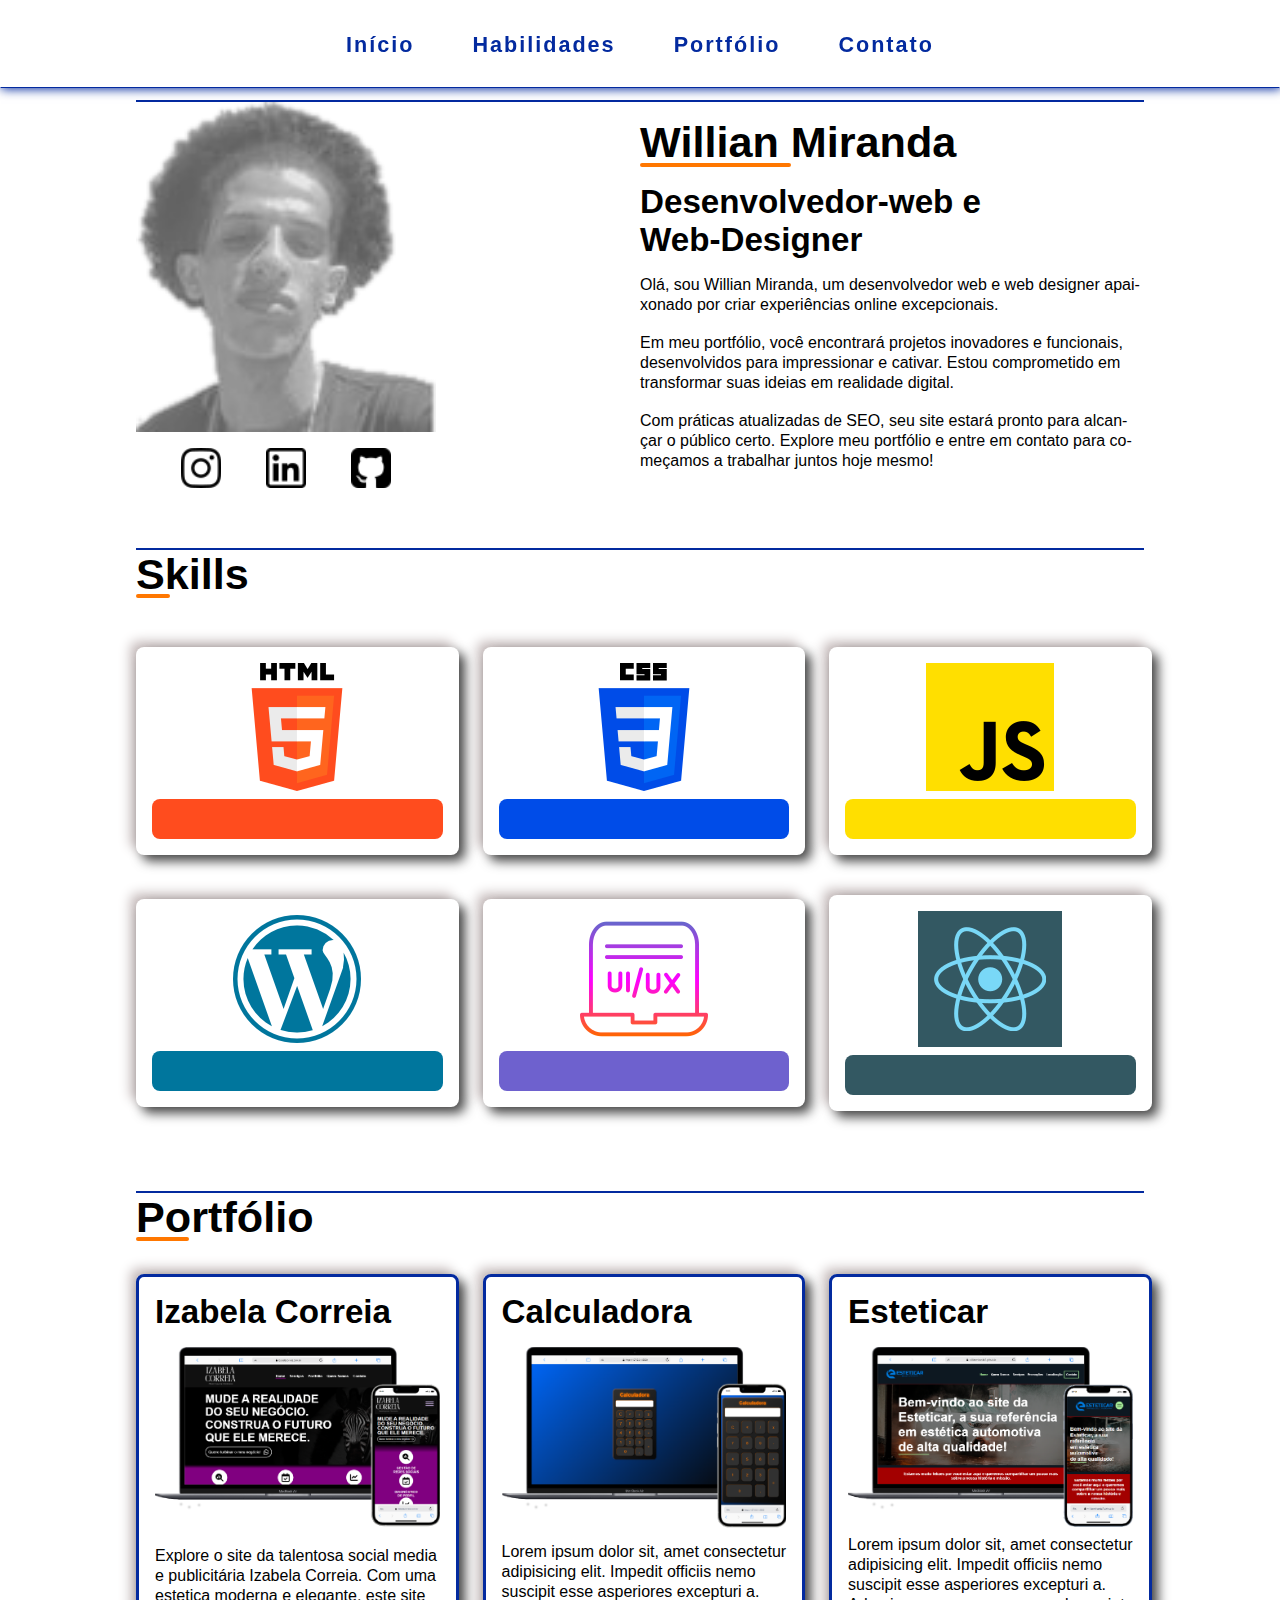
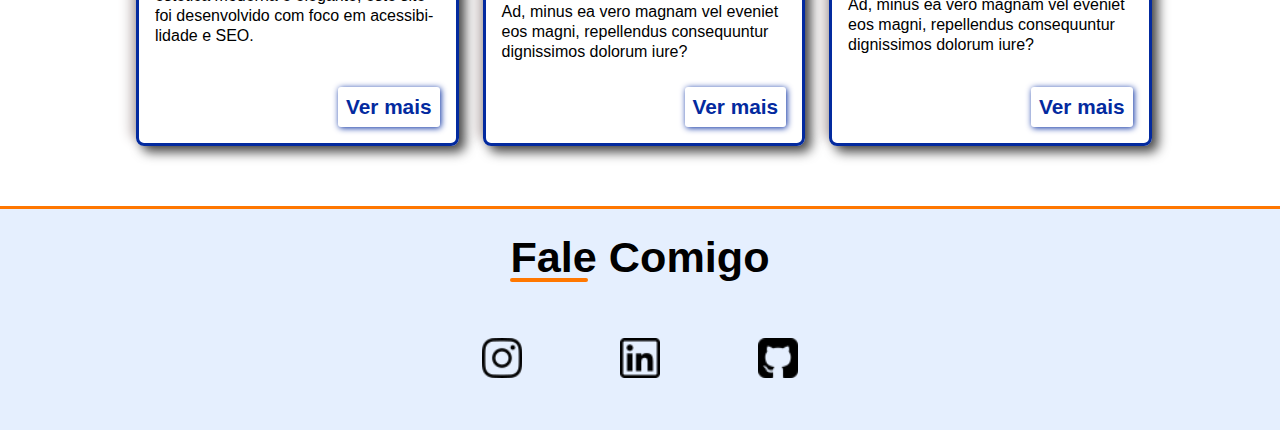
<file: index.html>
<!DOCTYPE html>
<html lang="pt-br">

<head>
    <!-- Metas -->
    <meta charset="UTF-8">
    <meta name="viewport" content="width=device-width, initial-scale=1.0">
    <meta http-equiv="Content-Security-Policy"
        content="default-src 'self'; script-src 'self' https://apis.google.com; object-src 'none'; style-src 'self' 'unsafe-inline' https://fonts.googleapis.com; img-src 'self' data:; font-src 'self' https://fonts.gstatic.com;">
    <meta name="description"
        content="Explore o portfólio de Willian Miranda, um webdesenvolvedor experiente especializado em criar websites dinâmicos e intuitivos. Descubra projetos inovadores, habilidades em front-end, e uma paixão por transformar ideias em realidade digital.">

    <!-- Google Fonts -->
    <link rel="preconnect" href="https://fonts.googleapis.com">
    <link rel="preconnect" href="https://fonts.gstatic.com" crossorigin>
    <link href="https://fonts.googleapis.com/css2?family=Orbitron:wght@400..900&display=swap" rel="stylesheet">

    <!-- Links CSS -->
    <link rel="stylesheet" href="CSS/index.css">
    <link rel="stylesheet" href="CSS/all.css">

    <title>Portfólio Willian Miranda</title>
</head>

<body>

    <header>
        <!-- Menu Hamburger -->
        <button id="menuHamburger" name="menu" title="Botão Menu">
            <span class="hamburgerLine"></span>
            <span class="hamburgerLine"></span>
            <span class="hamburgerLine"></span>
        </button>

        <nav>
            <ul id="menuUl">
                <li><a href="index.html">Início</a></li>
                <li><a href="#skills">Habilidades</a></li>
                <li><a href="#portfolio">Portfólio</a></li>
                <li><a href="#contact">Contato</a></li>
            </ul>
        </nav>
    </header>



    <div class="content">

        <!-- My presentation -->
        <section id="present">

            <div id="photoWithSocial">
                <img id="willianPhoto" src="imagens-portfolio/busto-will.png" alt="">

                <!-- Images of social media icons -->
                <div class="socialsContainer">
                    <a href="https://www.instagram.com/willmiranda_7/"><img src="imagens-portfolio/instagram.png"
                            alt="Link Instagram" class="socials"></a>
                    <a href="https://www.linkedin.com/in/willian-miranda-dev/"><img src="imagens-portfolio/linkedin.png"
                            alt="Link Linkedin" class="socials"></a>
                    <a href="https://github.com/WillianMiranda7/meu-portfolio"><img src="imagens-portfolio/github.png"
                            alt="Link GitHub" class="socials"></a>
                </div>
            </div>

            <!-- Tilte, subtitle and paragraph of Willian,s presentation  -->
            <div id="presentText">
                <h1 id="name">Willian Miranda</h1>

                <h2 id="webDev">Desenvolvedor-web e<br>Web-Designer</h2>

                <p id="myPresentationTxt"">Olá, sou Wil&shy;li&shy;an Mi&shy;ran&shy;da, um
                de&shy;sen&shy;vol&shy;ve&shy;dor web e web de&shy;sig&shy;ner apa&shy;i&shy;xo&shy;na&shy;do por
                cri&shy;ar ex&shy;pe&shy;ri&shy;ên&shy;ci&shy;as on&shy;line
                ex&shy;ce&shy;p&shy;ci&shy;o&shy;na&shy;is.</p>
                <br>
                <p>Em meu por&shy;t&shy;fó&shy;lio, você
                en&shy;con&shy;tra&shy;rá pro&shy;je&shy;tos i&shy;no&shy;va&shy;d&shy;o&shy;res e
                fun&shy;cio&shy;na&shy;is, de&shy;sen&shy;vol&shy;vi&shy;dos pa&shy;ra im&shy;pres&shy;sio&shy;nar e
                ca&shy;ti&shy;var. Es&shy;tou com&shy;pro&shy;me&shy;ti&shy;do em trans&shy;for&shy;mar su&shy;as
                i&shy;de&shy;i&shy;as em re&shy;a&shy;li&shy;da&shy;de di&shy;gi&shy;tal.</p>
                <br>
                <p>Com prá&shy;ti&shy;cas
                atu&shy;a&shy;li&shy;za&shy;das de SEO, seu si&shy;te es&shy;ta&shy;rá pron&shy;to pa&shy;ra
                al&shy;can&shy;çar o pú&shy;bli&shy;co cer&shy;to. Ex&shy;plor&shy;e meu por&shy;t&shy;fó&shy;lio e
                en&shy;tre em con&shy;ta&shy;to pa&shy;ra co&shy;me&shy;ça&shy;mos a tra&shy;ba&shy;lhar jun&shy;tos
                ho&shy;je mes&shy;mo!</p>
            </div>
        </section>



        <!-- Container skills -->
        <section id="skills">

                <h1>Skills</h1>
                <div id="containerOfExplainSkills">

                    <!-- HTML5 skill -->
                    <div class="photoWithTxtSkills">
                        <img id="photoHtml" class="photoSkills" src="imagens-portfolio/html-5.png" alt="HTML5">
                        <p id="skillHtml" class="skill"> HTML é uma linguagem de marcação usada para criar e estruturar
                            páginas da web. Ele utiliza tags para definir elementos como títulos, parágrafos, imagens e
                            links, sendo interpretado por navegadores para exibir o conteúdo aos usuários.</p>
                    </div>

                    <!-- CSS skill -->
                    <div class="photoWithTxtSkills">
                        <img id="photoCss" class="photoSkills" src="imagens-portfolio/css-3.png" alt="CSS3">
                        <p id="skillCss" class="skill">CSS, ou Cascading Style Sheets, é uma linguagem usada para
                            definir a
                            aparência e o layout de páginas web. Ele permite estilizar elementos HTML, controlando
                            aspectos
                            como cores, fontes, espaçamentos, alinhamentos e outros atributos visuais.</p>
                    </div>

                    <!-- JS skill -->
                    <div class="photoWithTxtSkills">
                        <img id="photoJs" class="photoSkills" src="imagens-portfolio/js.png" alt="JavaScript">
                        <p id="skillJs" class="skill">JavaScript (JS) é uma linguagem de programação usada para
                            adicionar
                            interatividade e dinamismo às páginas da web. Permite criar animações, manipular elementos
                            da
                            página, fazer chamadas assíncronas e interagir com o DOM. JS é executado no navegador do
                            usuário, tornando as páginas mais responsivas e funcionais.</p>
                    </div>

                    <!-- WP skill -->
                    <div class="photoWithTxtSkills">
                        <img id="photoWp" class="photoSkills" src="imagens-portfolio/wordpress.png" alt="WordPress">
                        <p id="skillWp" class="skill">WordPress (WP) é uma plataforma de gerenciamento de conteúdo (CMS)
                            usada para criar e gerenciar sites e blogs. É flexível e personalizável com temas e plugins,
                            permitindo que os usuários criem diversos tipos de sites.</p>
                    </div>

                    <!-- UI/UX skill -->
                    <div class="photoWithTxtSkills">
                        <img id="photoUiUx" class="photoSkills" src="imagens-portfolio/ui-ux.png" alt="UI e UX Design">
                        <p id="skillUiUx" class="skill">UI (User Interface) design trata da aparência visual da
                            interface do
                            usuário, enquanto UX (User Experience) design foca na experiência geral do usuário ao
                            interagir
                            com o produto. Ambas são cruciais para criar produtos digitais eficazes e satisfatórios.</p>
                    </div>

                    <!-- React skill -->
                    <div class="photoWithTxtSkills" class="">
                        <img id="photoReact" class="photoSkills" src="imagens-portfolio/react.png" alt="React JS">
                        <p id="skillReact" class="skill">React.js é uma ferramenta do Facebook para criar sites
                            interativos.
                            Ela divide a interface em peças reutilizáveis e atualiza só o necessário, deixando o site
                            rápido
                            e eficiente.</p>
                    </div>

                </div>

        </section>

        <!-- Portfolio conatiner -->
        <section id="portfolio">

            <h1>Portfólio</h1>

            <div id="cardsContainer">

                <!-- First card  - Izabela Correia-->
                <div href class="card">
                    <a class="portfolioLink" href="projeto-ic.html" title="Projeto Izabela Correia" target="_self">
                        <h2 class="projectTitle">Izabela Correia</h2>
                        <img src="imagens-portfolio/izabela-correia-preview.png"
                            alt="Preview do projeto Izabela Correia" class="projectPreview">
                        <p class="portfolioParagraph">Explore o si&shy;te da ta&shy;len&shy;to&shy;sa so&shy;ci&shy;al
                            me&shy;di&shy;a e pu&shy;bli&shy;ci&shy;tá&shy;ria Izabela Correia. Com u&shy;ma
                            es&shy;te&shy;ti&shy;ca mo&shy;der&shy;na e e&shy;le&shy;gan&shy;te, es&shy;te si&shy;te
                            fo&shy;i de&shy;sen&shy;vol&shy;vi&shy;do com fo&shy;co em
                            a&shy;ces&shy;si&shy;bi&shy;li&shy;da&shy;de e SEO.
                        </p>
                        <a href="projeto-ic.html" class="seeMoreCard" title="Botão Ver Mais Projeto Izabela Correia"
                            target="_self">Ver mais</a>
                    </a>
                </div>

                <!-- Second card - Calculadora -->
                <div class="card">
                    <h2 class="projectTitle">Calculadora</h2>
                    <img src="imagens-portfolio/calculadora-preview.png" alt="Preview do projeto Calculadora"
                        class="projectPreview">
                    <p class="portfolioParagraph">Lorem ipsum dolor sit, amet consectetur adipisicing elit. Impedit
                        officiis
                        nemo suscipit esse asperiores excepturi a. Ad, minus ea vero magnam vel eveniet eos magni,
                        repellendus consequuntur dignissimos dolorum iure?</p>
                    <a href="#" class="seeMoreCard" target="_blank">Ver mais</a>
                </div>

                <!-- Third card - WeWill -->
                <!-- <div class="card">
                    <h2 class="projectTitle">WeWill</h2>
                    <img src="imagens-portfolio/esteticar-preview.png" alt="Preview do projeto WeWill"
                        class="projectPreview">
                    <p class="portfolioParagraph">Lorem ipsum dolor sit, amet consectetur adipisicing elit. Impedit
                        officiis
                        nemo suscipit esse asperiores excepturi a. Ad, minus ea vero magnam vel eveniet eos magni,
                        repellendus consequuntur dignissimos dolorum iure?</p>
                    <a href="#" class="seeMoreCard" target="_blank">Ver mais</a>
                </div> -->

                <!-- Fourth card - Esteticar -->
                <div class="card">
                    <h2 class="projectTitle">Esteticar</h2>
                    <img src="imagens-portfolio/esteticar-preview.png" alt="Preview do projeto Esteticar"
                        class="projectPreview">
                    <p class="portfolioParagraph">Lorem ipsum dolor sit, amet consectetur adipisicing elit. Impedit
                        officiis nemo suscipit esse asperiores excepturi a. Ad, minus ea vero magnam vel eveniet eos
                        magni,
                        repellendus consequuntur dignissimos dolorum iure?</p>
                    <a href="https://willianmiranda7.github.io/Projeto-Esteticar/PROJETO-ESTETICAR-WILLIAN-MIRANDA/"
                        class="seeMoreCard" target="_blank">Ver mais</a>
                </div>

            </div>
        </section>

    </div>


    <footer id="contact">
        <h1>Fale Comigo</h1>

        <div id="socialMediasContact">
            <a href="https://www.instagram.com/willmiranda_7/"><img src="imagens-portfolio/instagram.png"
                    alt="Link Instagram" class="socials"></a>
            <a href="https://www.linkedin.com/in/willian-miranda-dev/"><img src="imagens-portfolio/linkedin.png"
                    alt="Link Linkedin" class="socials"></a>
            <a href="https://github.com/WillianMiranda7/meu-portfolio"><img src="imagens-portfolio/github.png"
                    alt="Link GitHub" class="socials"></a>
        </div>

    </footer>






    <script src="JavaScript/script.js"></script>
</body>

</html>
</file>
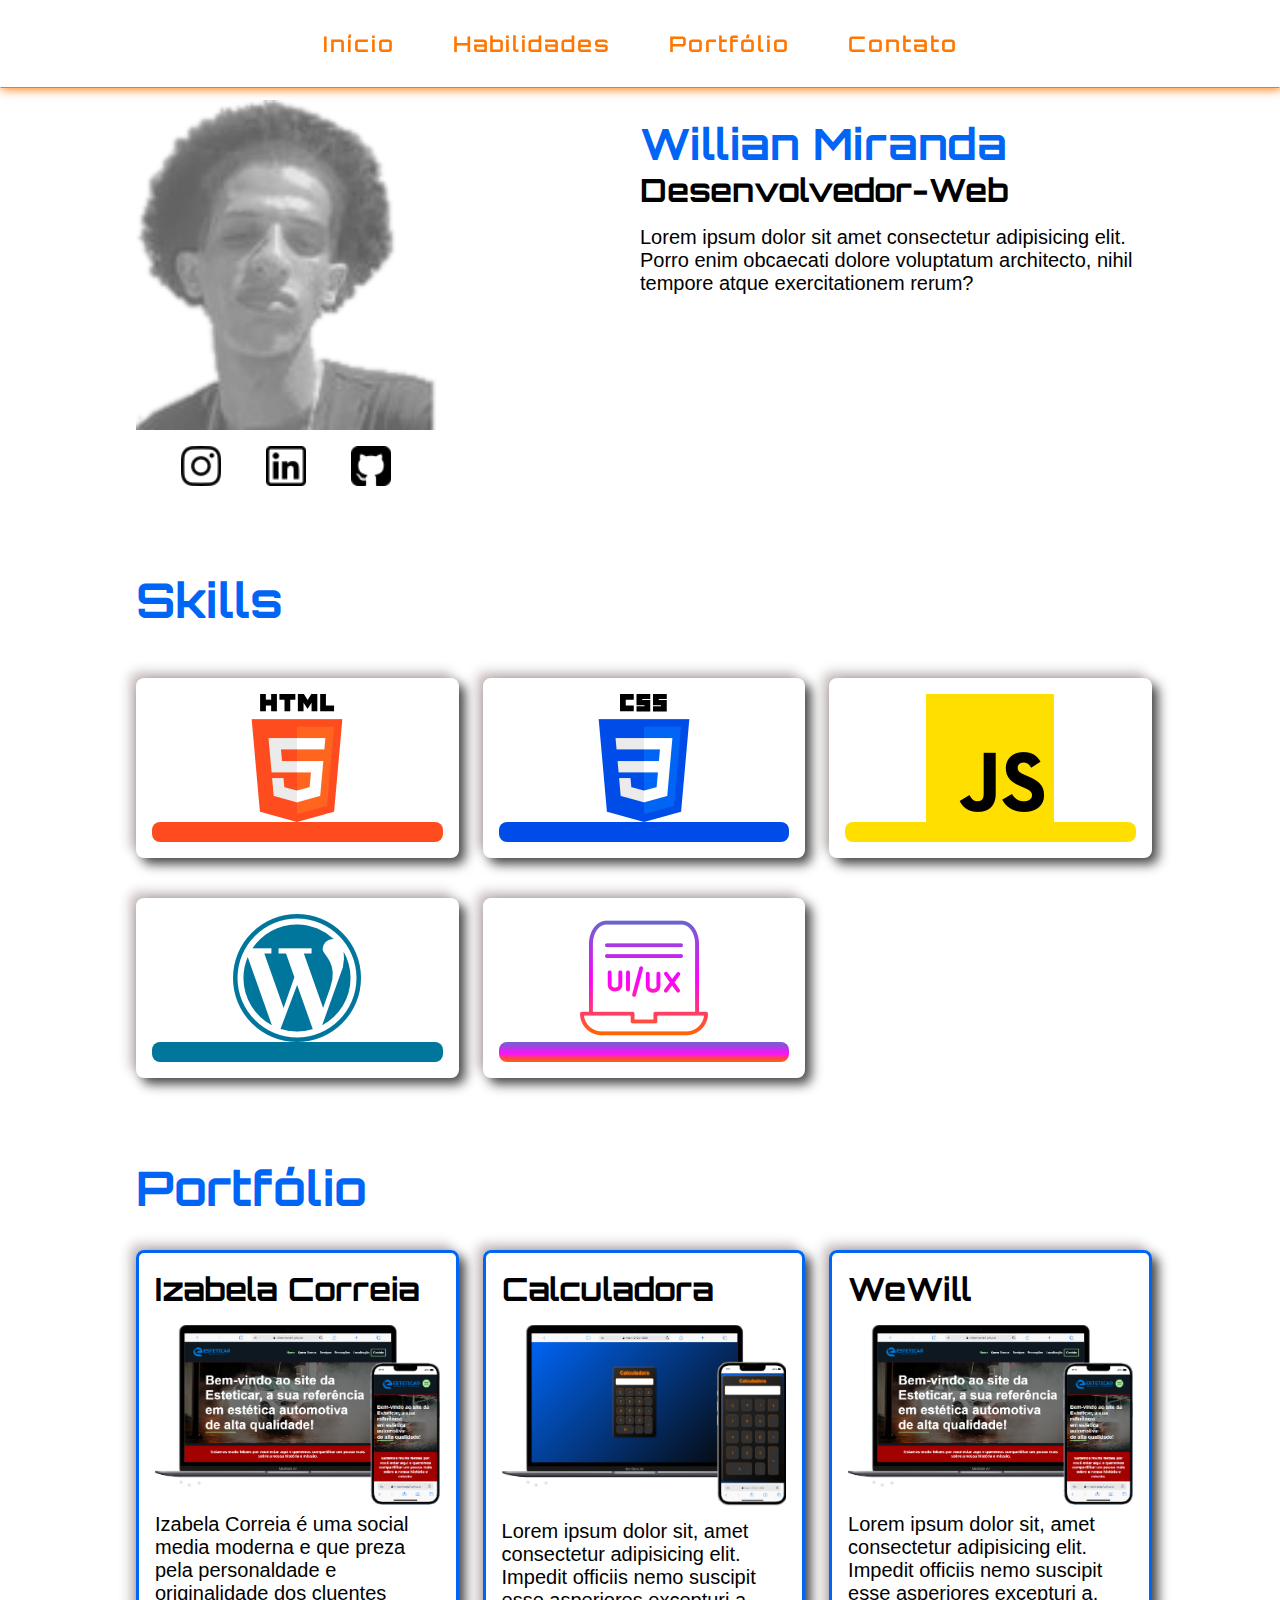
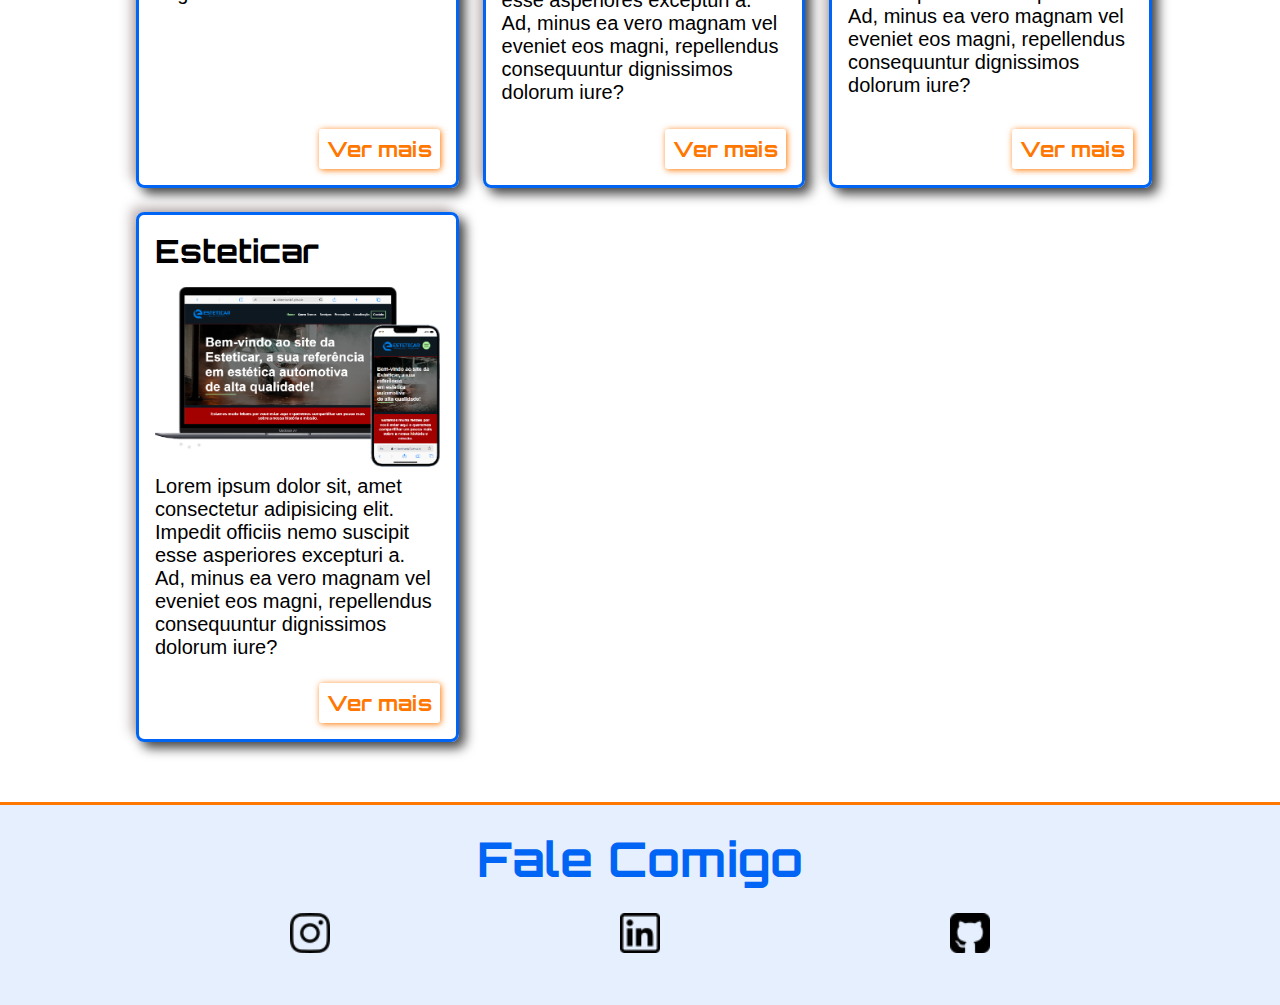
<file: meu-portfólio/index.html>
<!DOCTYPE html>
<html lang="pt-br">

<head>
    <meta charset="UTF-8">
    <meta name="viewport" content="width=device-width, initial-scale=1.0">
    <link rel="stylesheet" href="CSS/index.css">
    <link rel="stylesheet" href="CSS/all.css">
    <link rel="preconnect" href="https://fonts.googleapis.com">
    <link
        href="https://fonts.googleapis.com/css2?family=Orbitron:wght@400..900&family=Sedgwick+Ave+Display&display=swap"
        rel="stylesheet">
    <title>Portfólio Willian Miranda</title>
</head>

<body>

    <header>
        <!-- Menu Hamburger -->
        <button id="menuHamburger">
            <span class="hamburgerLine"></span>
            <span class="hamburgerLine"></span>
            <span class="hamburgerLine"></span>
        </button>


        <!-- Close menu button -->

        <!-- <img id="closeButton" src="imagens-portfolio/fechar.png" alt=""> -->

        <nav>
            <ul id="menuUl">
                <li><a href="#present">Início</a></li>
                <li><a href="#skills">Habilidades</a></li>
                <li><a href="#portfolio">Portfólio</a></li>
                <li><a href="#contact">Contato</a></li>
            </ul>
        </nav>
    </header>



    <div class="content">

        <!-- My presentation -->
        <section id="present">

            <div id="photoWithSocial">
                <img id="willianPhoto" src="imagens-portfolio/busto-will.png" alt="">

                <!-- Images of social media icons -->
                <div class="socialsContainer">
                    <a href="https://www.instagram.com/willmiranda_7/"><img src="imagens-portfolio/instagram.png" alt=""
                            class="socials"></a>
                    <a href="https://www.linkedin.com/in/willian-miranda-dev/"><img src="imagens-portfolio/linkedin.png"
                            alt="" class="socials"></a>
                    <a href="https://github.com/WillianMiranda7/meu-portfolio"><img src="imagens-portfolio/github.png"
                            alt="" class="socials"></a>
                </div>
            </div>

            <!-- Tilte, subtitle and paragraph of Willian,s presentation  -->
            <div id="presentText">
                <h1 id="name">Willian Miranda</h1>
                <h2 id="webDev">Desenvolvedor-Web</h2>
                <p id="myPresentationTxt">Lorem ipsum dolor sit amet consectetur adipisicing elit. Porro enim obcaecati dolore voluptatum architecto, nihil tempore atque exercitationem rerum?</p>
            </div>
        </section>



        <!-- Container skills -->
        <section id="skills">

            <h1>Skills</h1>
            <div id="containerOfExplainSkills">

                <!-- HTML5 skill -->
                <div class="photoWithTxtSkills">
                    <img id="photoHtml" class="photoSkills" src="imagens-portfolio/html-5.png" alt="">
                    <p id="skillHtml" class="skill"> HTML é uma linguagem de marcação usada para criar e estruturar páginas da web. Ele utiliza tags para definir elementos como títulos, parágrafos, imagens e links, sendo interpretado por navegadores para exibir o conteúdo aos usuários.</p>
                </div>

                <!-- CSS skill -->
                <div class="photoWithTxtSkills">
                    <img id="photoCss" class="photoSkills" src="imagens-portfolio/css-3.png" alt="">
                    <p id="skillCss" class="skill">CSS, ou Cascading Style Sheets, é uma linguagem usada para definir a aparência e o layout de páginas web. Ele permite estilizar elementos HTML, controlando aspectos como cores, fontes, espaçamentos, alinhamentos e outros atributos visuais.</p>
                </div>

                <!-- JS skill -->
                <div class="photoWithTxtSkills">
                    <img id="photoJs" class="photoSkills" src="imagens-portfolio/js.png" alt="">
                    <p id="skillJs" class="skill">JavaScript (JS) é uma linguagem de programação usada para adicionar interatividade e dinamismo às páginas da web. Permite criar animações, manipular elementos da página, fazer chamadas assíncronas e interagir com o DOM. JS é executado no navegador do usuário, tornando as páginas mais responsivas e funcionais.</p>
                </div>

                <!-- WP skill -->
                <div class="photoWithTxtSkills">
                    <img id="photoWp" class="photoSkills" src="imagens-portfolio/wordpress.png" alt="">
                    <p id="skillWp" class="skill">WordPress (WP) é uma plataforma de gerenciamento de conteúdo (CMS) usada para criar e gerenciar sites e blogs. É flexível e personalizável com temas e plugins, permitindo que os usuários criem diversos tipos de sites.</p>
                </div>

                <!-- UI/UX skill -->
                <div class="photoWithTxtSkills">
                    <img id="photoUiUx" class="photoSkills" src="imagens-portfolio/ui-ux.png" alt="">
                    <p id="skillUiUx" class="skill">UI (User Interface) design trata da aparência visual da interface do usuário, enquanto UX (User Experience) design foca na experiência geral do usuário ao interagir com o produto. Ambas são cruciais para criar produtos digitais eficazes e satisfatórios.</p>
                </div>
            </div>
        </section>

        <!-- Portfolio conatiner -->
        <section id="portfolio">

            <h1>Portfólio</h1>

            <div id="cardsContainer">

                <!-- First card  - Izabela Correia-->
                <div class="card">
                    <h2 class="projectTitle">Izabela Correia</h2>
                    <img src="imagens-portfolio/esteticar-preview.png" alt="" class="projectPreview">
                    <p class="portfolioParagraph">Izabela Correia é uma social media moderna e que preza pela personaldade e originalidade dos cluentes</p>
                    <a href="#" class="seeMoreCard">Ver mais</a>
                </div>

                <!-- Second card - Calculadora -->
                <div class="card">
                    <h2 class="projectTitle">Calculadora</h2>
                    <img src="imagens-portfolio/calculadora-preview.png" alt="" class="projectPreview">
                    <p class="portfolioParagraph">Lorem ipsum dolor sit, amet consectetur adipisicing elit. Impedit officiis nemo suscipit esse asperiores excepturi a. Ad, minus ea vero magnam vel eveniet eos magni, repellendus consequuntur dignissimos dolorum iure?</p>
                    <a href="#" class="seeMoreCard">Ver mais</a>
                </div>

                <!-- Third card - WeWill -->
                <div class="card">
                    <h2 class="projectTitle">WeWill</h2>
                    <img src="imagens-portfolio/esteticar-preview.png" alt="" class="projectPreview">
                    <p class="portfolioParagraph">Lorem ipsum dolor sit, amet consectetur adipisicing elit. Impedit officiis nemo suscipit esse asperiores excepturi a. Ad, minus ea vero magnam vel eveniet eos magni, repellendus consequuntur dignissimos dolorum iure?</p>
                    <a href="#" class="seeMoreCard">Ver mais</a>
                </div>

                <!-- Fourth card - Esteticar -->
                <div class="card">
                    <h2 class="projectTitle">Esteticar</h2>
                    <img src="imagens-portfolio/esteticar-preview.png" alt="" class="projectPreview">
                    <p class="portfolioParagraph">Lorem ipsum dolor sit, amet consectetur adipisicing elit. Impedit officiis nemo suscipit esse asperiores excepturi a. Ad, minus ea vero magnam vel eveniet eos magni, repellendus consequuntur dignissimos dolorum iure?</p>
                    <a href="https://willianmiranda7.github.io/Projeto-Esteticar/PROJETO-ESTETICAR-WILLIAN-MIRANDA/"
                        class="seeMoreCard">Ver mais</a>
                </div>

            </div>

        </section>
    </div>



    <footer id="contact">
        <h1>Fale Comigo</h1>

        <div id="socialMediasContact">
            <a href="https://www.instagram.com/willmiranda_7/"><img src="imagens-portfolio/instagram.png" alt=""
                    class="socials"></a>
            <a href="https://www.linkedin.com/in/willian-miranda-dev/"><img src="imagens-portfolio/linkedin.png" alt=""
                    class="socials"></a>
            <a href="https://github.com/WillianMiranda7/meu-portfolio"><img src="imagens-portfolio/github.png" alt=""
                    class="socials"></a>
        </div>

    </footer>



    <script src="JavaScript/script.js"></script>
</body>

</html>
</file>
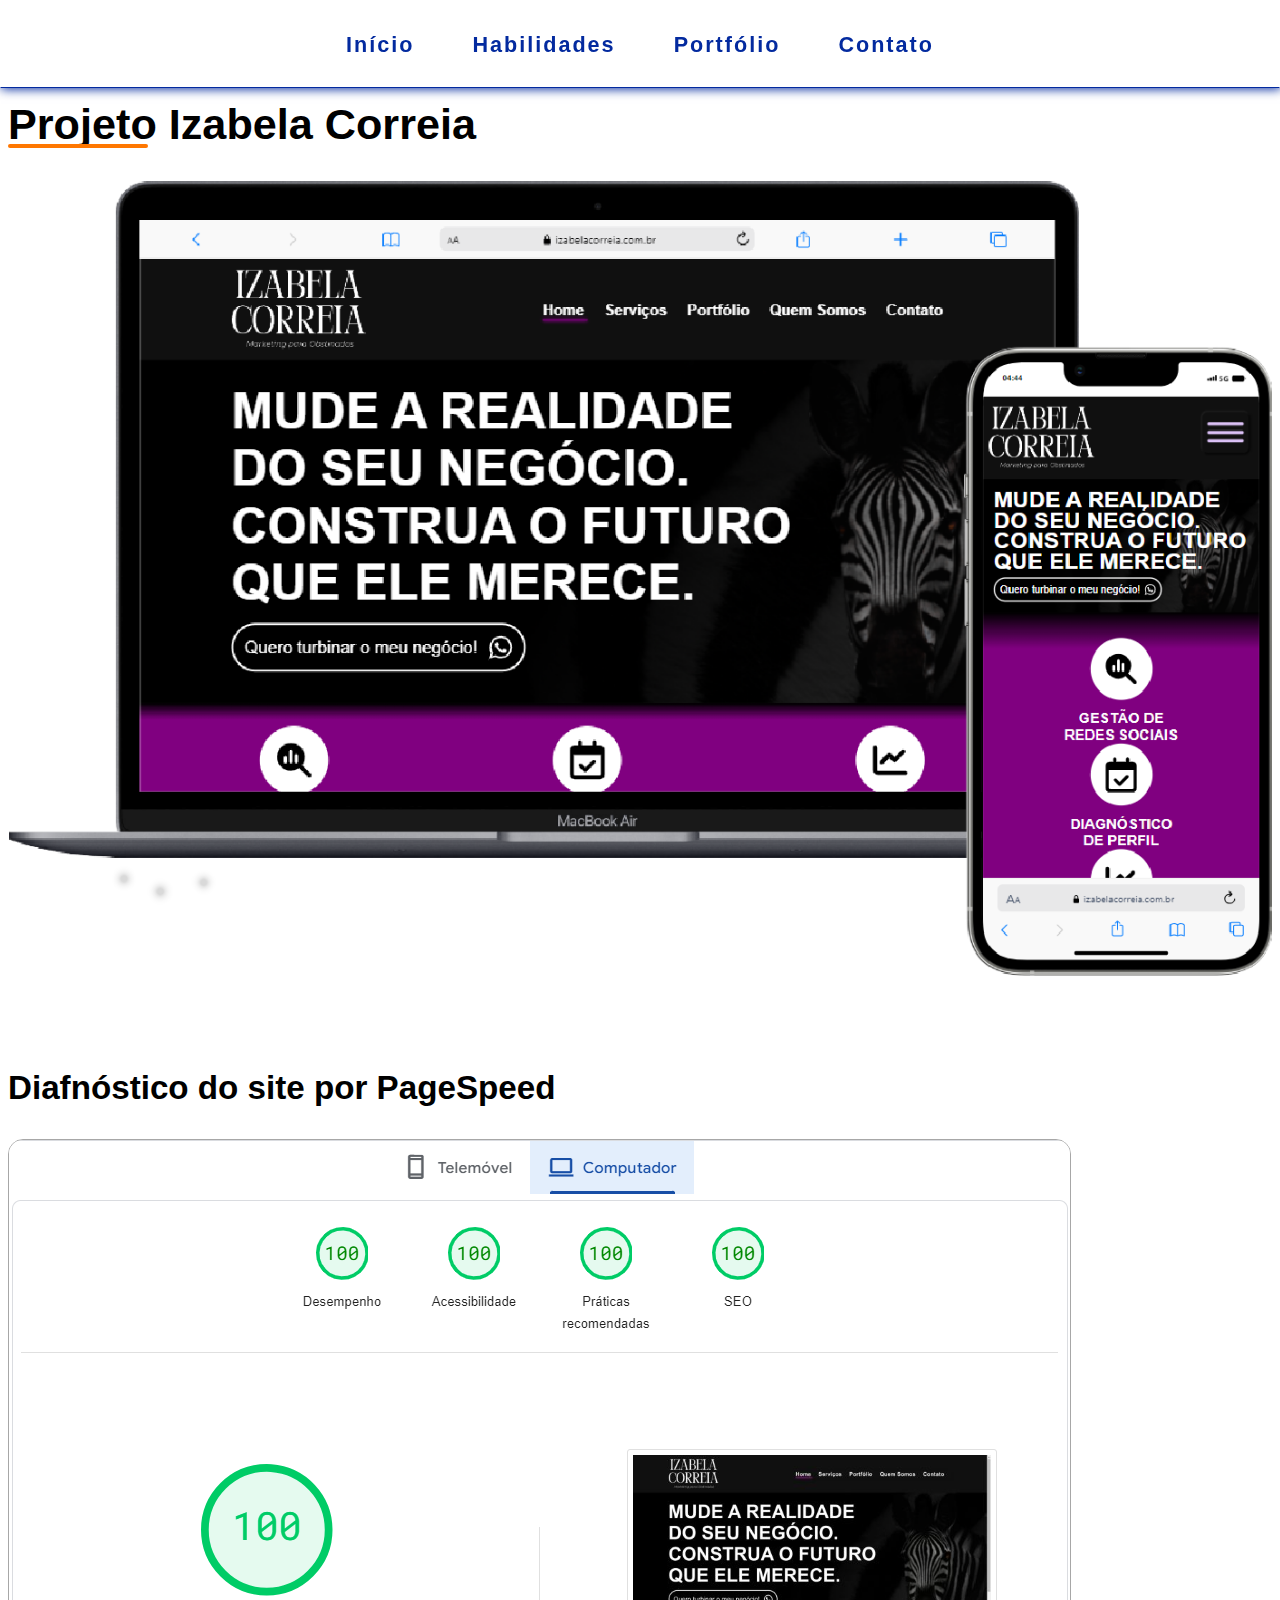
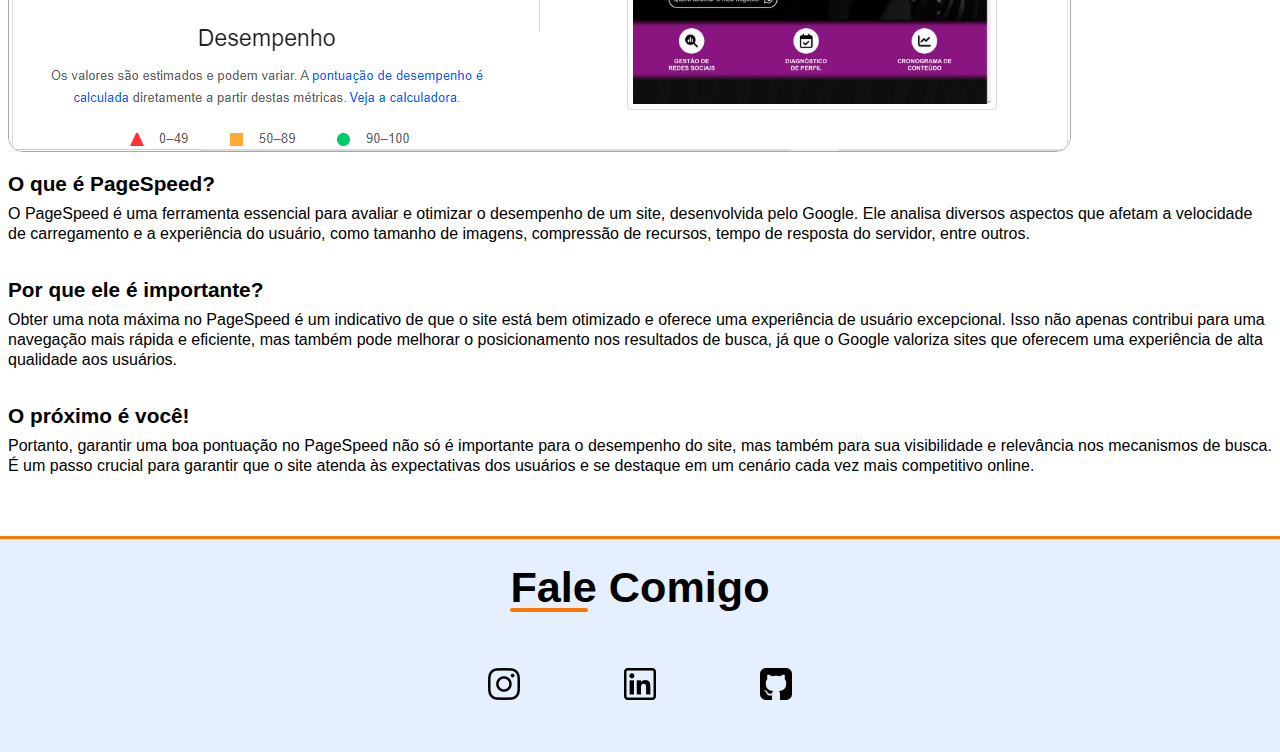
<file: projeto-ic.html>
<!DOCTYPE html>
<html lang="pt-br">

<head>
    <!-- Metas -->
    <meta charset="UTF-8">
    <meta name="viewport" content="width=device-width, initial-scale=1.0">
    <meta http-equiv="Content-Security-Policy"
        content="default-src 'self'; script-src 'self' https://apis.google.com; object-src 'none'; style-src 'self' 'unsafe-inline' https://fonts.googleapis.com; img-src 'self' data:; font-src 'self' https://fonts.gstatic.com;">
    <meta name="description"
        content="Explore o portfólio de Willian Miranda, um webdesenvolvedor experiente especializado em criar websites dinâmicos e intuitivos. Descubra projetos inovadores, habilidades em front-end, e uma paixão por transformar ideias em realidade digital.">

    <!-- Google Fonts -->
    <link rel="preconnect" href="https://fonts.googleapis.com">
    <link rel="preconnect" href="https://fonts.gstatic.com" crossorigin>
    <link href="https://fonts.googleapis.com/css2?family=Orbitron:wght@400..900&display=swap" rel="stylesheet">

    <!-- Links CSS -->
    <link rel="stylesheet" href="CSS/projeto-ic.css">
    <link rel="stylesheet" href="CSS/all.css">

    <title>Portfólio Willian Miranda</title>
</head>

<body>

    <header>
        <!-- Menu Hamburger -->
        <button id="menuHamburger" name="menu" title="Botão Menu">
            <span class="hamburgerLine"></span>
            <span class="hamburgerLine"></span>
            <span class="hamburgerLine"></span>
        </button>

        <nav>
            <ul id="menuUl">
                <li><a href="index.html">Início</a></li>
                <li><a href="#skills">Habilidades</a></li>
                <li><a href="#portfolio">Portfólio</a></li>
                <li><a href="#contact">Contato</a></li>
            </ul>
        </nav>
    </header>

    <div class="content">

        <main>

            <h1> Projeto Izabela Correia</h1>

            <img id="izaPreview" src="imagens-portfolio/izabela-correia-preview.png" alt="">


            <div id="disgnosis">
                <h2>Diafnóstico do site por PageSpeed</h2>
                <img id="izaPageSpeedImg" src="imagens-portfolio/iza-pagespeed.png" alt="Diagnóstico do site izabelacorreia.com.br dado por PageSpeed com todas as notas máximas (Desempenho nota 100; Acessibilidade nota 100; Práticas recomendadas nota 100; SEO nota 100)">

                <h3>O que é PageSpeed?</h3>
                <p>O PageSpeed é uma ferramenta essencial para avaliar e otimizar o desempenho de um site, desenvolvida pelo Google. Ele analisa diversos aspectos que afetam a velocidade de carregamento e a experiência do usuário, como tamanho de imagens, compressão de recursos, tempo de resposta do servidor, entre outros.</p>
               
                <br>
                <h3>Por que ele é importante?</h3>
                <p>Obter uma nota máxima no PageSpeed é um indicativo de que o site está bem otimizado e oferece uma experiência de usuário excepcional. Isso não apenas contribui para uma navegação mais rápida e eficiente, mas também pode melhorar o posicionamento nos resultados de busca, já que o Google valoriza sites que oferecem uma experiência de alta qualidade aos usuários.</p>
                <br>

                <h3>O próximo é você!</h3>
                <p>Portanto, garantir uma boa pontuação no PageSpeed não só é importante para o desempenho do site, mas também para sua visibilidade e relevância nos mecanismos de busca. É um passo crucial para garantir que o site atenda às expectativas dos usuários e se destaque em um cenário cada vez mais competitivo online.</p>
            </div>

        </main>

    </div>



    <footer id="contact">
        <h1>Fale Comigo</h1>

        <div id="socialMediasContact">
            <a href="https://www.instagram.com/willmiranda_7/"><img src="imagens-portfolio/instagram.png"
                    alt="Link Instagram" class="socials"></a>
            <a href="https://www.linkedin.com/in/willian-miranda-dev/"><img src="imagens-portfolio/linkedin.png"
                    alt="Link Linkedin" class="socials"></a>
            <a href="https://github.com/WillianMiranda7/meu-portfolio"><img src="imagens-portfolio/github.png"
                    alt="Link GitHub" class="socials"></a>
        </div>

    </footer>






    <script src="JavaScript/script.js"></script>
</body>

</html>
</file>
<file: CSS/index.css>
@import url('https://fonts.googleapis.com/css2?family=Orbitron:wght@400..900&display=swap');

.socialsContainer {
    display: flex;
    flex-direction: column;
    justify-content: space-evenly;
}


/* Box with Willian´s photo with social media icons */
#photoWithSocial {
    display: flex;
    justify-content: space-around;
}

/* Box of social media icons */
.socials {
    width: 40px;
    transition: .5s;
}

#presentText {
    display: flex;
    flex-direction: column;
}

#willianPhoto {
    width: 300px;
}

/* Willian´s name */
#name {
    
    margin-top: 16px;
}

/* Profission */
#webDev {
    margin-top: 16px;
}

/* Presentation paragraph */
#myPresentationTxt {
    margin-top: 16px;
}

/* Container skills */
#skills {
    margin-top: 56px;
}

#skills h1 {
    margin: 0;
}


#containerOfExplainSkills {
    display: flex;
    flex-direction: column;
}

/* Indivisual skills */
.photoWithTxtSkills {
    width: auto;
    display: flex;
    flex-direction: column;
    align-items: center;
    align-self: center;

    border-radius: 8px;
    box-shadow: 6px 6px 12px #444444, -6px -6px 12px #c9bfbf;

    margin-top: 40px;
    padding: 16px;
    cursor: pointer;
    transition: .5s;
}

.photoWithTxtSkills:hover {
    padding: 24px;
    box-shadow: 5px 5px 56px;
}

/* Skills photos (icons)*/
.photoSkills {
    cursor: pointer;

}

/* Skills paragraph */
.skill {
    width: 300px;
    padding: 10px;
    margin-top: 8px;
    font-size: 0;
    color: var(--cor60);
    border-radius: 8px;
    transition: 0.2s;
}

.skill.active {
    font-size: 20px;
    font-family: var(--font-paragraph);
    height: unset;
    display: block;
}

#skillHtml {
    background-color: #ff4c1e;
}

#skillCss {
    background-color: #004ce8;
}

#skillJs {
    background-color: #ffdf00;
    color: #000;
}

#skillWp {
    background-color: #00769d;
}

#skillUiUx {
    background-color: #6E61CE;

    /* background-image: linear-gradient(to bottom,
            #6E61CE 0%,
            #FD10FE 60%,
            #FF3B6B 75%,
            #FF6307 100%); */
}


/* Skills in progress */


#skillReact {
    background-color: #335862;
}

#photoReact {
    background-color: #335862;
    padding: 16px;
}



#portfolio {
    margin-top: 56px;
}


#cardsContainer {
    /* margin-top: 24px; */
    display: flex;
    flex-direction: column;
    align-items: center;
    justify-content: space-between;
}

.portfolioLink {
    color: #000;
}

.card {
    position: relative;
    display: flex;
    flex-direction: column;
    width: 350px;
    padding: 16px;
    margin-top: 24px;

    border: solid var(--cor30);
    border-radius: 8px;
    box-shadow: 6px 6px 12px #444444, -6px -6px 12px #c9bfbf;

    transition: .5s;
}

.card:hover {
    box-shadow: 5px 5px 56px;
}

.projectTitle {
    margin-bottom: 16px;
}

.projectPreview {
    border-radius: 8px;
}

.portfolioParagraph {
    margin-top: 8px;
}

.seeMoreCard {
    align-items: center;
    justify-content: center;
    display: flex;
    align-self: end;
    margin-top: 24px;
    font-size: 1.3rem;
    padding: 8px;
    height: 40px;
    font-weight: 700;
    cursor: pointer;

    border-style: none;
    border-radius: 3px;
    box-shadow: 1px 1px 6px;

    color: var(--cor30);
    background-color: rgba(255, 255, 255, 0);
}




@media screen and (min-width: 769px) {

    * {
        max-width: 100%;
    }

    body {
        display: flex;
        flex-direction: column;
        align-items: center;
    }

    .content {
        max-width: 1300px;
        width: 80%;
    }

    #present {
        display: flex;
        justify-content: space-between;
    }

    #photoWithSocial {
        flex-direction: column;
        align-items: flex-start;
    }

    .socials:hover {
        width: 48px;
    }

    .socialsContainer {
        margin-top: 16px;
        width: 100%;
        flex-direction: row;
        align-items: space-between;
    }

    #presentText {
        display: flex;
        flex-direction: column;
        width: 50%;
    }

    #skills {
        margin-top: 56px;
    }

    #containerOfExplainSkills {
        display: grid;
        margin-top: 32px;
        grid-template-columns: 32% 32% 32%;
        gap: 24px;

    }

    #skills h1 {
        margin-top: 56px;
    }

    .photoWithTxtSkills {
        margin-top: 5%;
    }

    .skill {
        color: var(--cor60);
        border-radius: 8px;
        transition: 0.2s;
    }

    .skill.active {
        max-width: 100%;
    }

    #portfolio {
        margin-top: 80px;
    }


    #cardsContainer {
        display: grid;
        grid-template-columns: 32% 32% 32%;
        gap: 24px;
        margin-top: 32px;
    }

    .card {
        height: 100%;
        padding-bottom: 25%;
        margin: 0;
    }

    .seeMoreCard {
        position: absolute;
        margin: 0;
        bottom: 16px;
    }

}
</file>
<file: CSS/all.css>
@import url('https://fonts.googleapis.com/css2?family=Orbitron:wght@400..900&display=swap');

* {
    padding: 0;
    margin: 0;
    box-sizing: border-box;
    list-style: none;
    text-decoration: none;
    max-width: 100%;
}


:root {
    --cor60: #fff;
    --cor30: #032A9F;
    --cor10: #FF7700;

    --font-paragraph: Arial, Helvetica, sans-serif;
    --font-title: "Orbitron", sans-serif;
}

.content {
    max-width: 1440px;
    margin-top: 100px;
    padding: 0 8px;
}

section{
    border-top: solid 2px var(--cor30);
}

button,
input,
.seeMoreCard {
    font-family: var(--font-title);
}


h1 {
    font-size: 2.7rem;
}

h2 {
    font-size: 2.074rem;
}

/* h3 {
    font-size: 2rem;
} */

h4 {
    font-size: 1.728rem;
}

h5 {
    font-size: 1.44rem;
}

h6 {
    font-size: 1.2rem;
}

p {
    line-height: 20px;
    font-size: 1rem;
    font-family: var(--font-paragraph);
}

h1,
h2,
h3,
h4,
h5,
h6 {
    font-family: var(--font-title);
}

#menuUl a {
    font-size: 0.90em;
    font-family: var(--font-title);
    color: var(--cor30);
    font-weight: 600;
    letter-spacing: 2px;
}

small {
    font-size: 0.833rem;
}

h1 {
    position: relative;
    display: inline;
}

h1::after {
    position: absolute;
    content: " ";
    bottom: 0;
    left: 0;
    width: 30%;
    height: 4px;
    background-color: var(--cor10);
    border-radius: 25px;
}




header {
    position: fixed;
    top: 0;
    z-index: 1;
    width: 100%;
}

#menuHamburger {
    position: absolute;
    right: 16px;
    top: 24px;
    padding: 8px;

    box-shadow: 1px 1px 6px var(--cor10), -1px -1px 6px var(--cor10);
    border-style: none;
    border-radius: 8px;
    background-color: rgba(255, 255, 255, 0.96);
    cursor: pointer;
    z-index: 2;

    transition: .5s;
}


.hamburgerLine {
    display: block;
    position: relative;
    width: 56px;
    height: 5px;
    margin: 8px 0;
    transform-origin: center;

    border-radius: 25px;
    background-color: #000;
    transition: 0.2s;
}

#menuHamburger.activate {
    box-shadow: 1px 1px 6px red, -1px -1px 6px red;
}

#menuHamburger.activate .hamburgerLine:nth-child(1) {
    transform: translateY(12px) rotate(-45deg);
    background-color: red;
}

#menuHamburger.activate .hamburgerLine:nth-child(2) {
    opacity: 0;
}

#menuHamburger.activate .hamburgerLine:nth-child(3) {
    transform: translateY(-14px) rotate(45deg);
    background-color: red;
}


#menuUl {
    position: absolute;
    right: -100vh;
    top: 0;
    padding: 64px 42px 16px 16px;

    border: solid 1px var(--cor10);
    box-shadow: 1px 1px 10px var(--cor30);
    border-color: rgba(255, 255, 255, 0) rgba(255, 255, 255, 0) var(--cor30) var(--cor30);
    border-radius: 0 0 0 8px;

    background-color: rgba(255, 255, 255, 0.96);
    transition: 0.5s;
}

#menuUl.activateUl {
    right: 0;
    transition: 0.2s;
}

header ul li {
    font-family: var(--font-paragraph);
    padding: 5px;
    margin: 24px 0;
    font-size: 1.5rem;
}

#closeButton {
    display: none;
    position: absolute;
    right: 16px;
    top: 16px;
    z-index: 1;
}



/* Footer */
#contact {
    width: 100%;
    margin-top: 60px;
    display: flex;
    flex-direction: column;
    align-items: center;
    justify-content: center;
    background-color: #0066f41a;
    border-top: solid 3px var(--cor10);
}

#contact h1 {
    margin-top: 24px;
}

#socialMediasContact {
    margin: 32px 0;
    margin-bottom: 48px;
    display: flex;
    justify-content: space-evenly;
    width: 100%;
}


@media screen and (min-width: 769px) {

    .content {
        margin-top: 100px;
        padding: 0 8px;
    }

    header {
        justify-content: center;
    }

    #menuHamburger {
        display: none;
    }

    #menuUl {
        display: flex;
        position: fixed;
        justify-content: center;
        width: 100%;
        right: unset;
        padding: 0;

        border-radius: 0;
        border-color: rgba(255, 255, 255, 0) rgba(255, 255, 255, 0) var(--cor30) rgba(255, 255, 255, 0);

    }

    header ul li {
        font-family: var(--font-paragraph);
        padding: 5px;
        margin: 24px;
        font-size: 1.5rem;
        transition: .5s;
        position: relative;
    }

    header ul li::after {
        position: absolute;
        content: '';
        background-color: var(--cor10);
        height: 5px;
        width: 0%;
        right: 0;
        bottom: 0;
        left: 0;
        margin-left: 5px;
        border-radius: 0 25px 25px 0;
        transition: .2s;
    }

    header ul li:hover::after {
        background-color: var(--cor10);
        width: 100%;
    }


    #socialMediasContact {
        margin: 56px 0;
        margin-bottom: 48px;
        display: flex;
        justify-content: space-evenly;
        max-width: 512px;
    }
}
</file>
<file: meu-portfólio/CSS/index.css>
/* All content after the header and before the footer */
.content {
    margin-top: 100px;
    padding: 0 8px;
}

.socialsContainer {
    display: flex;
    flex-direction: column;
    justify-content: space-evenly;
}



/* Box with Willian´s photo with social media icons */
#photoWithSocial {
    display: flex;
    justify-content: space-around;
}

/* Box of social media icons */
.socials {
    width: 40px;
    transition: .5s;
}

#willianPhoto {
    width: 300px;
}

/* Willian´s name */
#name {
    font-size: 2.7rem;
    margin-top: 16px;
}

/* Profission */
/* #webDev {
} */

/* Presentation paragraph */
#myPresentationTxt {
    margin-top: 16px;
}

/* Container skills */
#skills {
    margin-top: 56px;
}

#skills h1 {
    margin: 0;
}


#containerOfExplainSkills {
    display: flex;
    flex-direction: column;
}

/* Indivisual skills */
.photoWithTxtSkills {
    width: auto;
    display: flex;
    flex-direction: column;
    align-items: center;
    align-self: center;

    border-radius: 8px;
    box-shadow: 6px 6px 12px #444444, -6px -6px 12px #c9bfbf;

    margin-top: 40px;
    padding: 16px;
    cursor: pointer;
    transition: .5s;
}

.photoWithTxtSkills:hover {
    padding: 24px;
    box-shadow: 5px 5px 56px;
}

/* Skills photos (icons)*/
.photoSkills {
    cursor: pointer;

}

/* Skills paragraph */
.skill {
    width: 300px;
    padding: 10px;
    margin-top: 8px;
    font-size: 0;
    color: var(--cor60);
    border-radius: 8px;
    transition: 0.2s;
}

.skill.active {
    font-size: 20px;
    font-family: var(--font-paragraph);
    height: unset;
    display: block;
}

#skillHtml {
    background-color: #ff4c1e;
}

#skillCss {
    background-color: #004ce8;
}

#skillJs {
    background-color: #ffdf00;
    color: #000;
}

#skillWp {
    background-color: #00769d;
}

#skillUiUx{
    background-image: linear-gradient(to bottom,
    #6E61CE 0%,
    #FD10FE 60%,
    #FF3B6B 75%,
    #FF6307 100%
    );
}



#portfolio {
    margin-top: 56px;
}

#portfolio h1 {
    color: var(--cor30);
}


#cardsContainer {
    /* margin-top: 24px; */
    display: flex;
    flex-direction: column;
    align-items: center;
    justify-content: space-between;
}

.card {
    position: relative;
    display: flex;
    flex-direction: column;
    width: 350px;
    padding: 16px;
    margin-top: 24px;

    border: solid var(--cor30);
    border-radius: 8px;
    box-shadow: 6px 6px 12px #444444, -6px -6px 12px #c9bfbf;

    transition: .5s;
}

.card:hover {
    box-shadow: 5px 5px 56px;
}

.projectTitle {
    margin-bottom: 16px;
}

.projectPreview {
    border-radius: 8px;
}

.portfolioParagraph {
    margin-top: 8px;
}

.seeMoreCard {
    align-items: center;
    justify-content: center;
    display: flex;
    align-self: end;
    margin-top: 24px;
    font-size: 1.3rem;
    padding: 8px;
    height: 40px;
    font-weight: 700;
    cursor: pointer;

    border-style: none;
    border-radius: 3px;
    box-shadow: 1px 1px 6px;

    color: var(--cor10);
    background-color: rgba(255, 255, 255, 0);
}




@media screen and (min-width: 769px) {

    * {
        max-width: 100%;
    }

    body {
        display: flex;
        flex-direction: column;
        align-items: center;
    }

    .content {
        max-width: 1300px;
        width: 80%;
    }

    #present {
        display: flex;
        justify-content: space-between;
    }

    #photoWithSocial {
        flex-direction: column;
        align-items: flex-start;
    }

    .socials:hover {
        width: 48px;
    }

    .socialsContainer {
        margin-top: 16px;
        width: 100%;
        flex-direction: row;
        align-items: space-between;
    }

    #presentText {
        width: 50%;
    }

    #skills {
        margin-top: 80px;
    }

    #containerOfExplainSkills {
        display: grid;
        margin-top: 32px;
        grid-template-columns: 32% 32% 32%;
        gap: 24px;

    }

    #skills h1 {
        margin-top: 56px;
    }

    .photoWithTxtSkills {
        margin-top: 5%;

    }

    .skill {
        margin: 0;
        color: var(--cor60);
        border-radius: 8px;
        transition: 0.2s;
    }

    .skill.active {
        max-width: 100%;
    }

    #portfolio{
        margin-top: 80px;
    }

    #cardsContainer{
        display: grid;
        grid-template-columns: 32% 32% 32%;
        gap: 24px;
        margin-top: 32px;
    }

    .card{
        height: 100%;
        padding-bottom: 25%;
        margin: 0;
    }
    
    .seeMoreCard{
        position: absolute;
        margin: 0;
        bottom: 16px;
    }

}
</file>
<file: meu-portfólio/CSS/all.css>
@import url('https://fonts.googleapis.com/css2?family=Orbitron:wght@400..900&family=Roboto:ital,wght@0,100;0,300;0,400;0,500;0,700;0,900;1,100;1,300;1,400;1,500;1,700;1,900&family=Sedgwick+Ave+Display&display=swap');

* {
    padding: 0;
    margin: 0;
    box-sizing: border-box;
    list-style: none;
    text-decoration: none;
    max-width: 100%;
}

:root {
    --cor60: #fff;
    --cor30: #0065F4;
    --cor10: #FF7700;

    --font-paragraph: Arial, Helvetica, sans-serif;
    --font-title: "Orbitron", sans-serif;
}

button,
input,
.seeMoreCard {
    font-family: var(--font-title);
}

h1 {
    font-size: 2.986rem;
    font-family: var(--font-title);
    color: var(--cor30);
}

h2 {
    font-size: 2rem;
    font-family: var(--font-title);
}

h3 {
    font-size: 2.074rem;
    font-family: var(--font-title);
}

h4 {
    font-size: 1.728rem;
    font-family: var(--font-title);
}

h5 {
    font-size: 1.44rem;
    font-family: var(--font-title);
}

h6 {
    font-size: 1.2rem;
    font-family: var(--font-title);
}

p {
    font-size: 20px;
    font-family: var(--font-paragraph);
}

#menuUl a {
    font-size: 0.90em;
    font-family: var(--font-title);
    color: var(--cor10);
    font-weight: 600;
    letter-spacing: 2px;
}

small {
    font-size: 0.833rem;
}




header {
    position: fixed;
    top: 0;
    z-index: 1;
    width: 100%;
}

#menuHamburger {
    position: absolute;
    right: 16px;
    top: 24px;
    padding: 8px;

    box-shadow: 1px 1px 6px var(--cor10), -1px -1px 6px var(--cor10);
    border-style: none;
    border-radius: 8px;
    background-color: rgba(255, 255, 255, 0.96);
    cursor: pointer;
    z-index: 2;

    transition: .5s;
}


.hamburgerLine {
    display: block;
    position: relative;
    width: 56px;
    height: 5px;
    margin: 8px 0;
    transform-origin: center;

    border-radius: 25px;
    background-color: #000;
    transition: 0.2s;
}

#menuHamburger.activate{
    box-shadow:1px 1px 6px red, -1px -1px 6px red;
}

#menuHamburger.activate .hamburgerLine:nth-child(1){
    transform: translateY(12px) rotate(-45deg);
    background-color: red;
}

#menuHamburger.activate .hamburgerLine:nth-child(2){
    opacity: 0;
}

#menuHamburger.activate .hamburgerLine:nth-child(3){
    transform: translateY(-14px) rotate(45deg);
    background-color: red;
}


#menuUl {
    position: absolute;
    right: -100vh;
    top: 0;
    padding: 64px 42px 16px 16px;

    border: solid 1px var(--cor10);
    box-shadow: 1px 1px 10px var(--cor10);
    border-color: rgba(255, 255, 255, 0) rgba(255, 255, 255, 0) var(--cor10) var(--cor10);
    border-radius: 0 0 0 8px;

    background-color: rgba(255, 255, 255, 0.96);
    transition: 0.5s;
}

#menuUl.activateUl{
    right: 0;
    transition: 0.2s;
}

header ul li {
    font-family: var(--font-paragraph);
    padding: 5px;
    margin: 24px 0;
    font-size: 1.5rem;
}

#closeButton {
    display: none;
    position: absolute;
    right: 16px;
    top: 16px;
    z-index: 1;
}

/* Footer */

#contact{
    width: 100%;
    margin-top: 60px;
    display: flex;
    flex-direction: column;
    align-items: center;
    justify-content: center;
    background-color: #0066f41a;
    border-top: solid 3px var(--cor10);
}

#contact h1{
    margin-top: 24px;
}

#socialMediasContact{
    margin: 24px 0;
    margin-bottom: 48px;
    display: flex;
    justify-content: space-evenly;
    width: 100%;
}


@media screen and (min-width: 769px) {
    
    header{
        justify-content: center;
    }

    #menuHamburger{
        display: none;
    }

    #menuUl{
        display: flex;
        position: fixed;
        justify-content: center;
        width: 100%;
        right: unset;
        padding: 0;

        border-radius: 0;
        border-color: rgba(255, 255, 255, 0) rgba(255, 255, 255, 0) var(--cor10) rgba(255, 255, 255, 0);

    }

    header ul li{
        font-family: var(--font-paragraph);
        padding: 5px;
        margin: 24px;
        font-size: 1.5rem;
        transition: .5s;
    }

    header ul li:hover {
        filter: drop-shadow(1px 1px 20px var(--cor10));
    }
}
</file>
<file: CSS/projeto-ic.css>
h3{
    font-size: 1.3rem;
    margin-top: 16px;
}

p{
    margin-top: 8px;
}

#izaPreview{
    margin-top: 32px;
}

#disgnosis{
    margin-top: 54px;
}

#izaPageSpeedImg{
    border: solid 1px #00000058;
    border-radius: 15px;
    margin-top: 32px;
}
</file>
